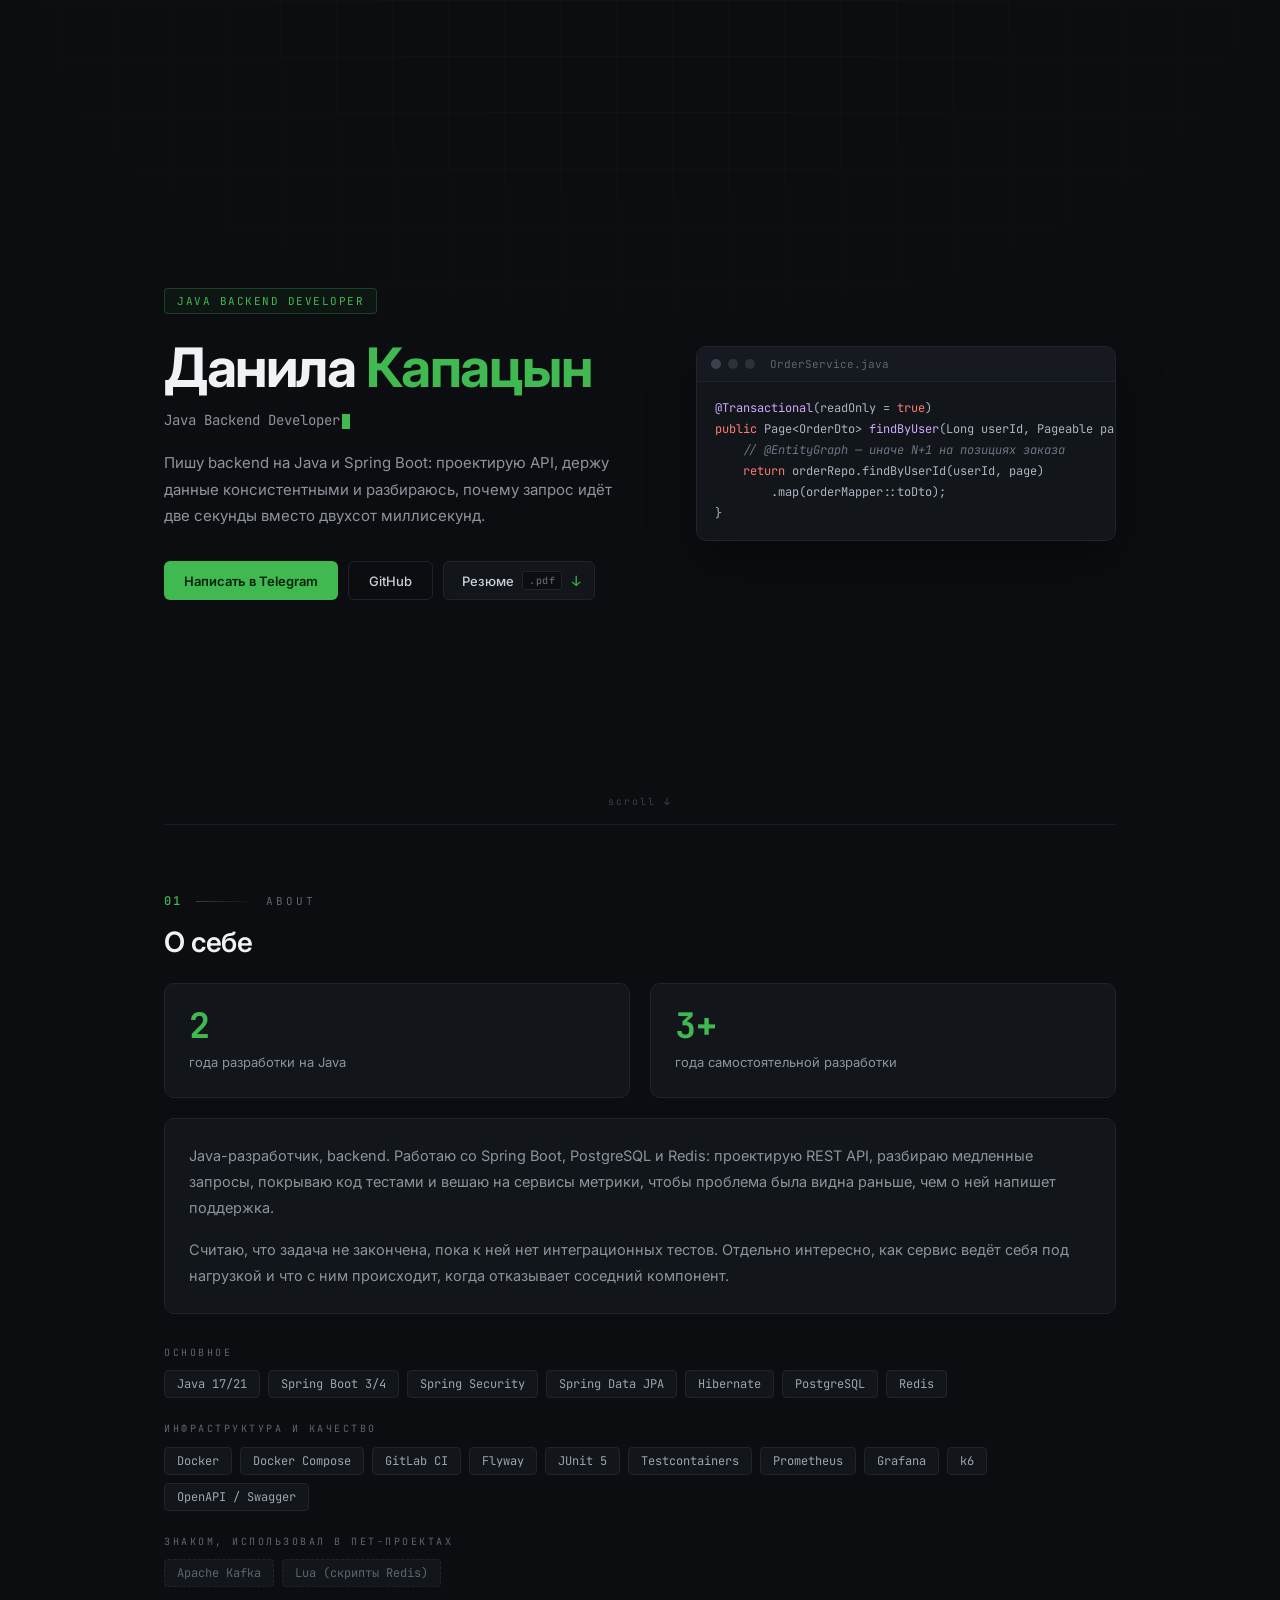
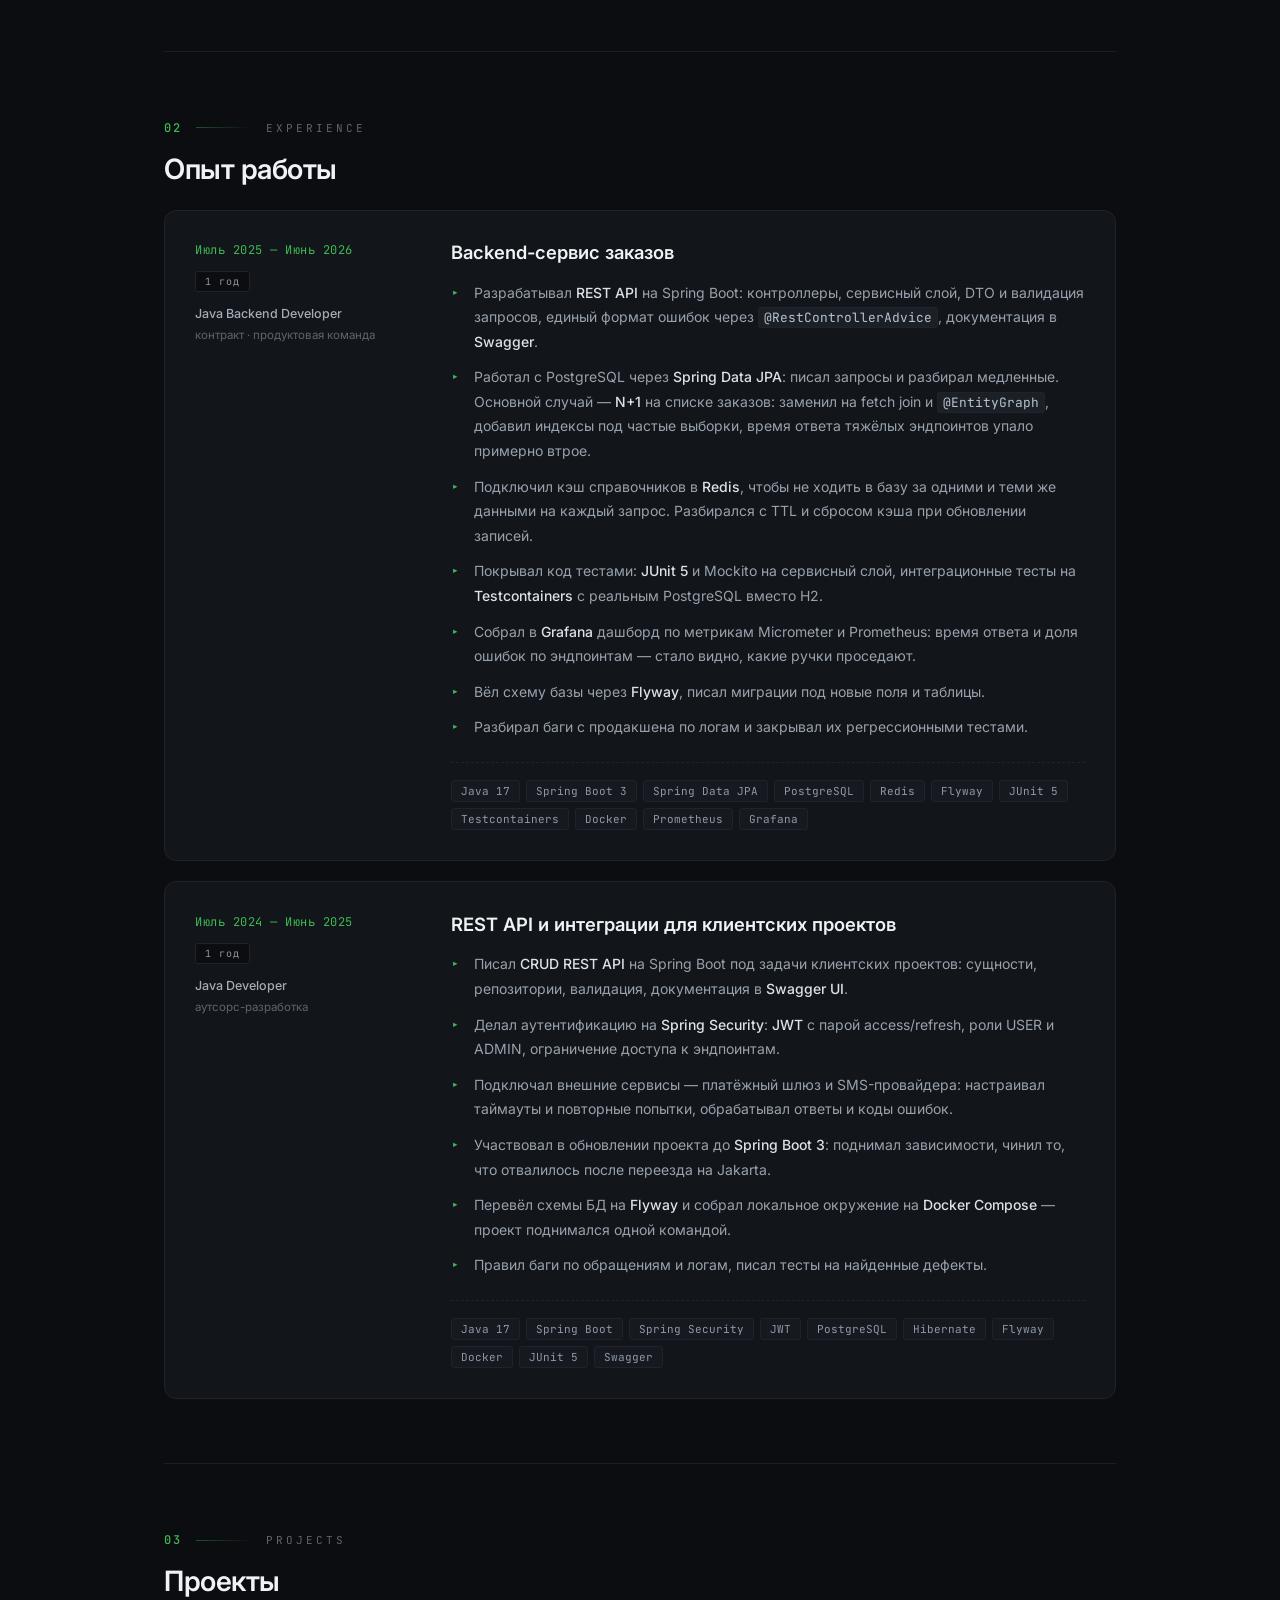
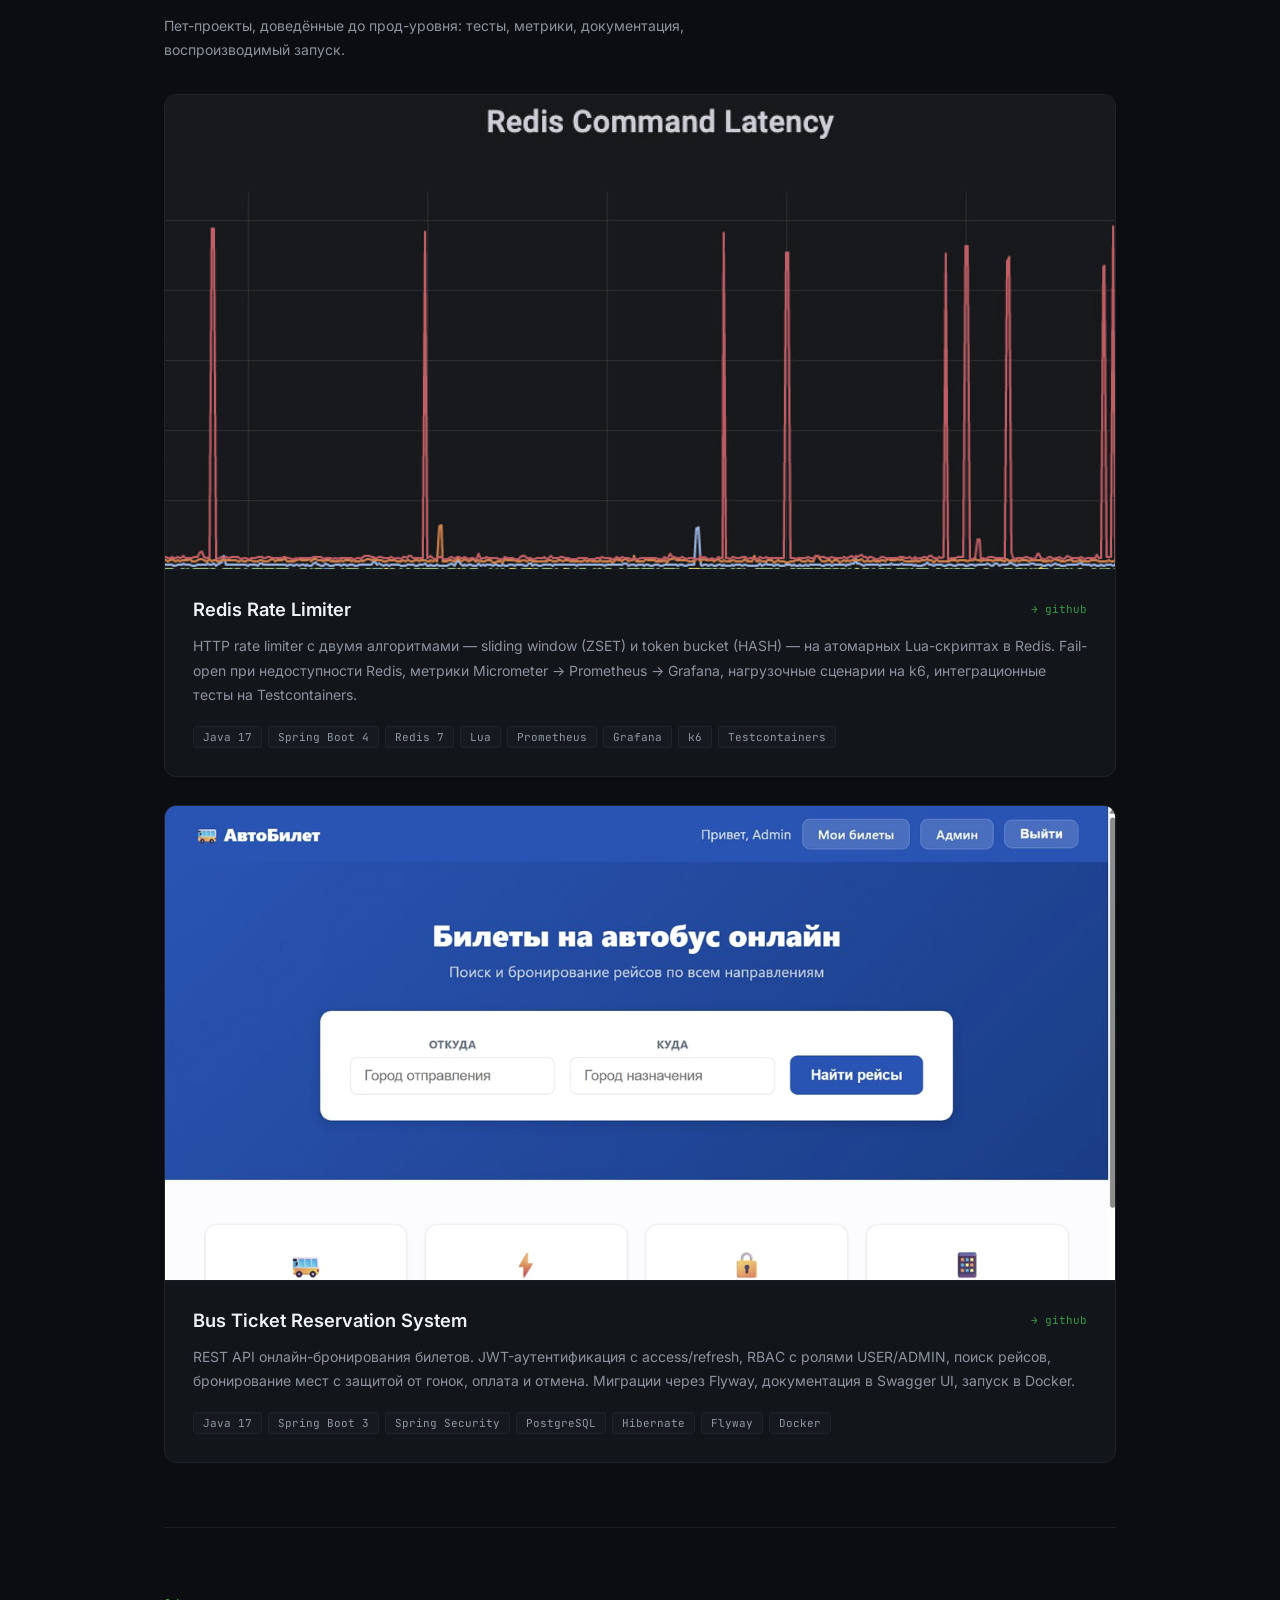
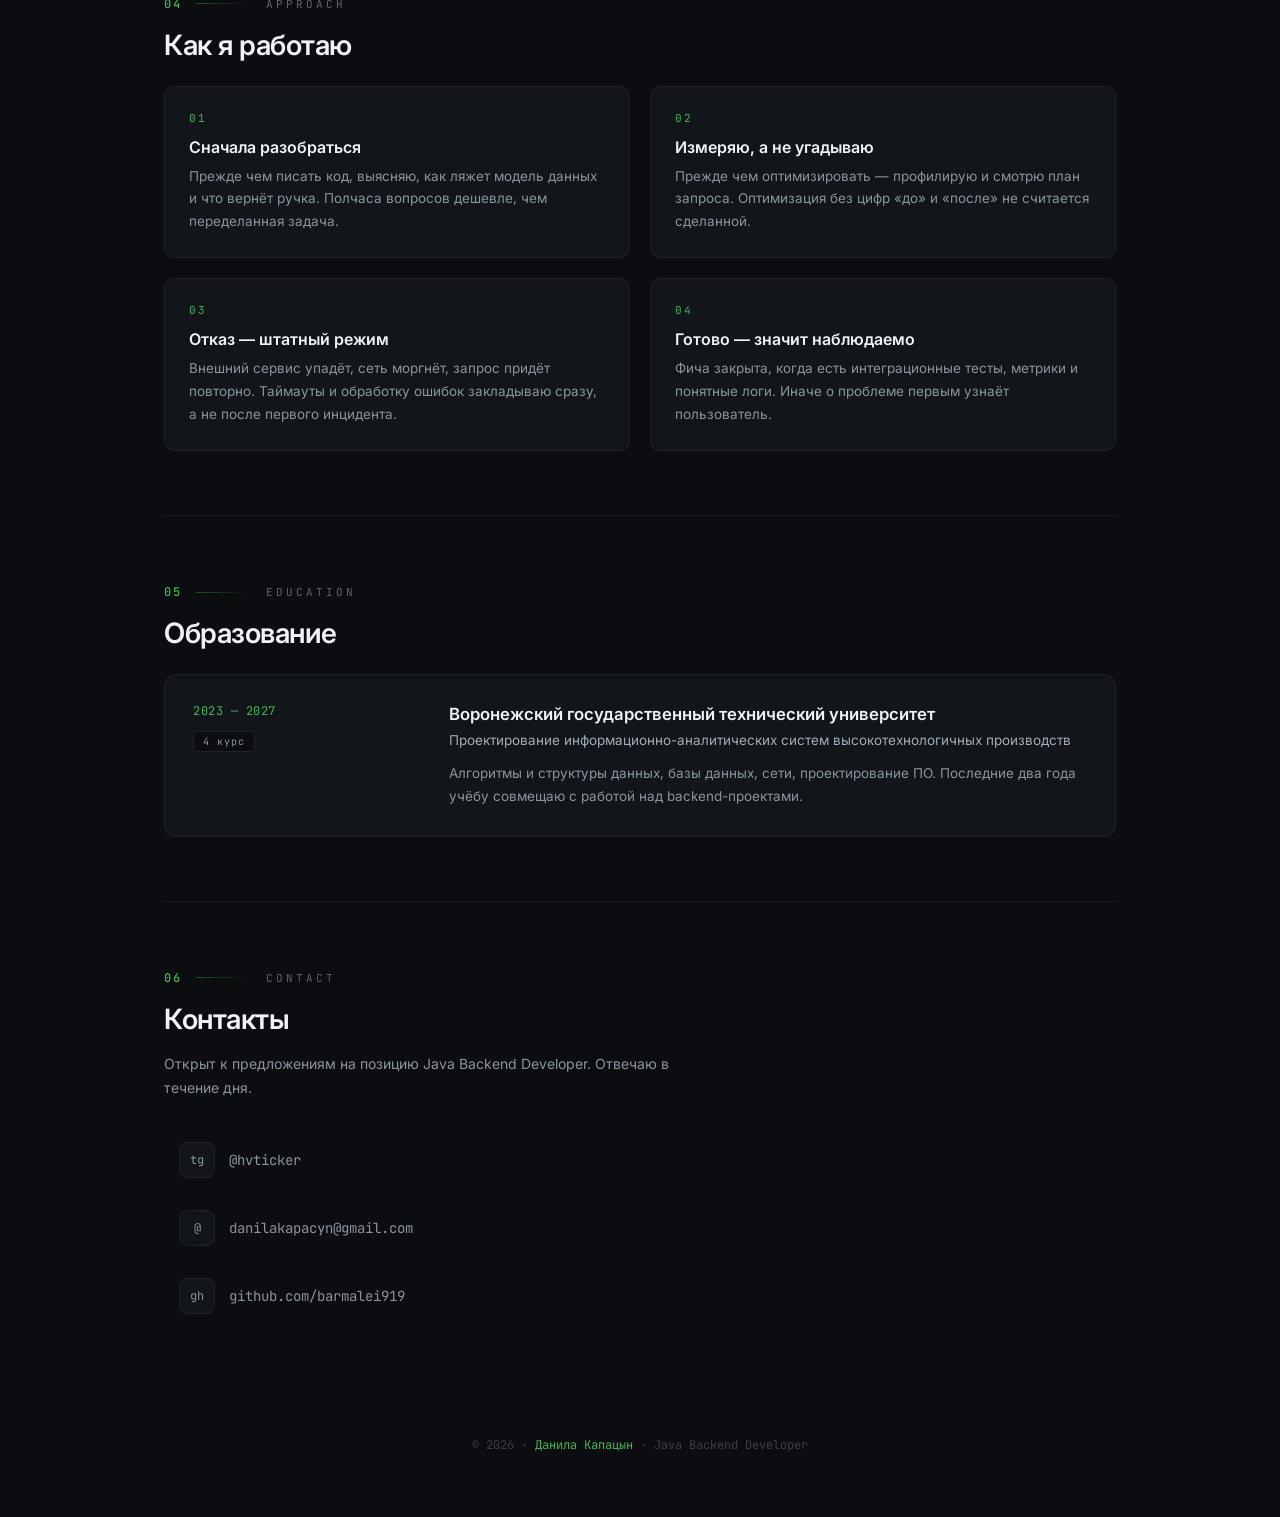
<file: index.html>
<!DOCTYPE html>
<html lang="ru">
<head>
  <meta charset="UTF-8">
  <meta name="viewport" content="width=device-width, initial-scale=1.0">
  <title>Данила Капацын — Java Backend Developer</title>
  <meta name="description" content="Java Backend Developer. Spring Boot, PostgreSQL, Redis, Testcontainers. 2 года опыта backend-разработки.">
  <link rel="preconnect" href="https://fonts.googleapis.com">
  <link rel="preconnect" href="https://fonts.gstatic.com" crossorigin>
  <link rel="stylesheet" href="style.css">
  <link rel="stylesheet" media="print" onload="this.media='all';this.onload=null"
        href="https://fonts.googleapis.com/css2?family=JetBrains+Mono:wght@400;500;700&family=Inter:wght@400;500;600;700&display=swap">
  <noscript>
    <link rel="stylesheet" href="https://fonts.googleapis.com/css2?family=JetBrains+Mono:wght@400;500;700&family=Inter:wght@400;500;600;700&display=swap">
  </noscript>
  <script data-goatcounter="https://danila-cv.goatcounter.com/count"
          async src="//gc.zgo.at/count.js"></script>
</head>
<body>
  <div class="progress" id="progress"></div>
  <div class="bg-grid"></div>

  <div class="wrap">
    <section class="hero">
      <div class="hero-row">
        <div class="hero-text">
          <div class="badge reveal">Java Backend Developer</div>
          <h1 class="reveal d1">Данила <span>Капацын</span></h1>
          <div class="terminal reveal d2" id="terminal"><span class="cursor"></span></div>
          <p class="hero-lead reveal d2">Пишу backend на Java и Spring Boot: проектирую API, держу данные консистентными и разбираюсь, почему запрос идёт две секунды вместо двухсот миллисекунд.</p>
          <div class="cta-row reveal d3">
            <a class="btn btn-primary" href="https://t.me/hvticker" target="_blank" rel="noopener">Написать в Telegram</a>
            <a class="btn btn-secondary" href="https://github.com/barmalei919" target="_blank" rel="noopener">GitHub</a>
            <a class="btn btn-cv" href="files/danila-kapacyn-cv.pdf" download>
              <span class="cv-name">Резюме</span><span class="cv-ext">.pdf</span><span class="cv-arrow">↓</span>
            </a>
          </div>
        </div>

        <div class="hero-card reveal d2" aria-hidden="true">
          <div class="hc-bar">
            <span class="hc-dot"></span><span class="hc-dot"></span><span class="hc-dot"></span>
            <em>OrderService.java</em>
          </div>
<pre class="hc-code"><span class="c-an">@Transactional</span>(readOnly = <span class="c-kw">true</span>)
<span class="c-kw">public</span> Page&lt;OrderDto&gt; <span class="c-fn">findByUser</span>(Long userId, Pageable page) {
    <span class="c-cm">// @EntityGraph — иначе N+1 на позициях заказа</span>
    <span class="c-kw">return</span> orderRepo.findByUserId(userId, page)
        .map(orderMapper::toDto);
}</pre>
        </div>
      </div>
      <div class="scroll-hint">scroll ↓</div>
    </section>

    <hr class="divider">

    <section class="section">
      <div class="section-mark reveal"><span class="sm-num">01</span><span class="sm-line"></span><span class="sm-name">About</span></div>
      <h2 class="reveal d1">О себе</h2>
      <div class="about-grid">
        <div class="stat-card reveal d1">
          <div class="num">2</div>
          <div class="label">года разработки на Java</div>
        </div>
        <div class="stat-card reveal d2">
          <div class="num">3+</div>
          <div class="label">года самостоятельной разработки</div>
        </div>
        <div class="stat-card about-text reveal d3">
          <p>Java-разработчик, backend. Работаю со Spring Boot, PostgreSQL и Redis: проектирую REST API, разбираю медленные запросы, покрываю код тестами и вешаю на сервисы метрики, чтобы проблема была видна раньше, чем о ней напишет поддержка.</p>
          <p>Считаю, что задача не закончена, пока к ней нет интеграционных тестов. Отдельно интересно, как сервис ведёт себя под нагрузкой и что с ним происходит, когда отказывает соседний компонент.</p>
        </div>
      </div>
      <div class="skills-wrap reveal">
        <div class="skills-group">
          <div class="skills-label">Основное</div>
          <div class="skills-row">
            <span class="skill">Java 17/21</span>
            <span class="skill">Spring Boot 3/4</span>
            <span class="skill">Spring Security</span>
            <span class="skill">Spring Data JPA</span>
            <span class="skill">Hibernate</span>
            <span class="skill">PostgreSQL</span>
            <span class="skill">Redis</span>
          </div>
        </div>
        <div class="skills-group">
          <div class="skills-label">Инфраструктура и качество</div>
          <div class="skills-row">
            <span class="skill">Docker</span>
            <span class="skill">Docker Compose</span>
            <span class="skill">GitLab CI</span>
            <span class="skill">Flyway</span>
            <span class="skill">JUnit 5</span>
            <span class="skill">Testcontainers</span>
            <span class="skill">Prometheus</span>
            <span class="skill">Grafana</span>
            <span class="skill">k6</span>
            <span class="skill">OpenAPI / Swagger</span>
          </div>
        </div>
        <div class="skills-group">
          <div class="skills-label">Знаком, использовал в пет-проектах</div>
          <div class="skills-row">
            <span class="skill skill-soft">Apache Kafka</span>
            <span class="skill skill-soft">Lua (скрипты Redis)</span>
          </div>
        </div>
      </div>
    </section>

    <hr class="divider">

    <section class="section">
      <div class="section-mark reveal"><span class="sm-num">02</span><span class="sm-line"></span><span class="sm-name">Experience</span></div>
      <h2 class="reveal d1">Опыт работы</h2>
      <div class="exp-list">

        <div class="exp-card reveal d1">
          <div class="exp-side">
            <div class="exp-period">Июль 2025 — Июнь 2026</div>
            <div class="exp-duration">1 год</div>
            <div class="exp-type">Java Backend Developer<br><span>контракт · продуктовая команда</span></div>
          </div>
          <div class="exp-main">
            <div class="exp-role">Backend-сервис заказов</div>
            <ul class="exp-bullets">
              <li>Разрабатывал <b>REST API</b> на Spring Boot: контроллеры, сервисный слой, DTO и валидация запросов, единый формат ошибок через <code>@RestControllerAdvice</code>, документация в <b>Swagger</b>.</li>
              <li>Работал с PostgreSQL через <b>Spring Data JPA</b>: писал запросы и разбирал медленные. Основной случай — <b>N+1</b> на списке заказов: заменил на fetch join и <code>@EntityGraph</code>, добавил индексы под частые выборки, время ответа тяжёлых эндпоинтов упало примерно втрое.</li>
              <li>Подключил кэш справочников в <b>Redis</b>, чтобы не ходить в базу за одними и теми же данными на каждый запрос. Разбирался с TTL и сбросом кэша при обновлении записей.</li>
              <li>Покрывал код тестами: <b>JUnit 5</b> и Mockito на сервисный слой, интеграционные тесты на <b>Testcontainers</b> с реальным PostgreSQL вместо H2.</li>
              <li>Собрал в <b>Grafana</b> дашборд по метрикам Micrometer и Prometheus: время ответа и доля ошибок по эндпоинтам — стало видно, какие ручки проседают.</li>
              <li>Вёл схему базы через <b>Flyway</b>, писал миграции под новые поля и таблицы.</li>
              <li>Разбирал баги с продакшена по логам и закрывал их регрессионными тестами.</li>
            </ul>
            <div class="exp-stack">
              <span class="tag">Java 17</span><span class="tag">Spring Boot 3</span><span class="tag">Spring Data JPA</span><span class="tag">PostgreSQL</span><span class="tag">Redis</span><span class="tag">Flyway</span><span class="tag">JUnit 5</span><span class="tag">Testcontainers</span><span class="tag">Docker</span><span class="tag">Prometheus</span><span class="tag">Grafana</span>
            </div>
          </div>
        </div>

        <div class="exp-card reveal d2">
          <div class="exp-side">
            <div class="exp-period">Июль 2024 — Июнь 2025</div>
            <div class="exp-duration">1 год</div>
            <div class="exp-type">Java Developer<br><span>аутсорс-разработка</span></div>
          </div>
          <div class="exp-main">
            <div class="exp-role">REST API и интеграции для клиентских проектов</div>
            <ul class="exp-bullets">
              <li>Писал <b>CRUD REST API</b> на Spring Boot под задачи клиентских проектов: сущности, репозитории, валидация, документация в <b>Swagger UI</b>.</li>
              <li>Делал аутентификацию на <b>Spring Security</b>: <b>JWT</b> с парой access/refresh, роли USER и ADMIN, ограничение доступа к эндпоинтам.</li>
              <li>Подключал внешние сервисы — платёжный шлюз и SMS-провайдера: настраивал таймауты и повторные попытки, обрабатывал ответы и коды ошибок.</li>
              <li>Участвовал в обновлении проекта до <b>Spring Boot 3</b>: поднимал зависимости, чинил то, что отвалилось после переезда на Jakarta.</li>
              <li>Перевёл схемы БД на <b>Flyway</b> и собрал локальное окружение на <b>Docker Compose</b> — проект поднимался одной командой.</li>
              <li>Правил баги по обращениям и логам, писал тесты на найденные дефекты.</li>
            </ul>
            <div class="exp-stack">
              <span class="tag">Java 17</span><span class="tag">Spring Boot</span><span class="tag">Spring Security</span><span class="tag">JWT</span><span class="tag">PostgreSQL</span><span class="tag">Hibernate</span><span class="tag">Flyway</span><span class="tag">Docker</span><span class="tag">JUnit 5</span><span class="tag">Swagger</span>
            </div>
          </div>
        </div>

      </div>
    </section>

    <hr class="divider">

    <section class="section">
      <div class="section-mark reveal"><span class="sm-num">03</span><span class="sm-line"></span><span class="sm-name">Projects</span></div>
      <h2 class="reveal d1">Проекты</h2>
      <p class="section-lead reveal d1">Пет-проекты, доведённые до прод-уровня: тесты, метрики, документация, воспроизводимый запуск.</p>
      <div class="projects">
        <a class="project-card reveal d1" href="https://github.com/barmalei919/redis-rate-limiter" target="_blank" rel="noopener">
          <div class="project-shot">
            <img src="images/project-rate-limiter.png" alt="Redis Rate Limiter — дашборд Grafana"
                 width="1139" height="433" loading="lazy" decoding="async"
                 onerror="this.parentElement.classList.add('no-shot');this.remove();">
            <div class="shot-fallback">redis-rate-limiter</div>
            <div class="shot-overlay"><span>открыть на github →</span></div>
          </div>
          <div class="project-body">
            <div class="project-header">
              <div class="project-title">Redis Rate Limiter</div>
              <span class="project-link">→ github</span>
            </div>
            <div class="project-desc">HTTP rate limiter с двумя алгоритмами — sliding window (ZSET) и token bucket (HASH) — на атомарных Lua-скриптах в Redis. Fail-open при недоступности Redis, метрики Micrometer → Prometheus → Grafana, нагрузочные сценарии на k6, интеграционные тесты на Testcontainers.</div>
            <div class="project-stack">
              <span class="tag">Java 17</span><span class="tag">Spring Boot 4</span><span class="tag">Redis 7</span><span class="tag">Lua</span><span class="tag">Prometheus</span><span class="tag">Grafana</span><span class="tag">k6</span><span class="tag">Testcontainers</span>
            </div>
          </div>
        </a>
        <a class="project-card reveal d2" href="https://github.com/barmalei919/ticket-reservation" target="_blank" rel="noopener">
          <div class="project-shot">
            <img src="images/project-tickets.jpg" alt="Bus Ticket Reservation System — интерфейс поиска рейсов"
                 width="1200" height="622" loading="lazy" decoding="async"
                 onerror="this.parentElement.classList.add('no-shot');this.remove();">
            <div class="shot-fallback">ticket-reservation</div>
            <div class="shot-overlay"><span>открыть на github →</span></div>
          </div>
          <div class="project-body">
            <div class="project-header">
              <div class="project-title">Bus Ticket Reservation System</div>
              <span class="project-link">→ github</span>
            </div>
            <div class="project-desc">REST API онлайн-бронирования билетов. JWT-аутентификация с access/refresh, RBAC с ролями USER/ADMIN, поиск рейсов, бронирование мест с защитой от гонок, оплата и отмена. Миграции через Flyway, документация в Swagger UI, запуск в Docker.</div>
            <div class="project-stack">
              <span class="tag">Java 17</span><span class="tag">Spring Boot 3</span><span class="tag">Spring Security</span><span class="tag">PostgreSQL</span><span class="tag">Hibernate</span><span class="tag">Flyway</span><span class="tag">Docker</span>
            </div>
          </div>
        </a>
      </div>
    </section>

    <hr class="divider">

    <section class="section">
      <div class="section-mark reveal"><span class="sm-num">04</span><span class="sm-line"></span><span class="sm-name">Approach</span></div>
      <h2 class="reveal d1">Как я работаю</h2>
      <div class="principles">
        <div class="principle reveal d1">
          <div class="p-num">01</div>
          <div class="p-title">Сначала разобраться</div>
          <div class="p-text">Прежде чем писать код, выясняю, как ляжет модель данных и что вернёт ручка. Полчаса вопросов дешевле, чем переделанная задача.</div>
        </div>
        <div class="principle reveal d1">
          <div class="p-num">02</div>
          <div class="p-title">Измеряю, а не угадываю</div>
          <div class="p-text">Прежде чем оптимизировать — профилирую и смотрю план запроса. Оптимизация без цифр «до» и «после» не считается сделанной.</div>
        </div>
        <div class="principle reveal d2">
          <div class="p-num">03</div>
          <div class="p-title">Отказ — штатный режим</div>
          <div class="p-text">Внешний сервис упадёт, сеть моргнёт, запрос придёт повторно. Таймауты и обработку ошибок закладываю сразу, а не после первого инцидента.</div>
        </div>
        <div class="principle reveal d2">
          <div class="p-num">04</div>
          <div class="p-title">Готово — значит наблюдаемо</div>
          <div class="p-text">Фича закрыта, когда есть интеграционные тесты, метрики и понятные логи. Иначе о проблеме первым узнаёт пользователь.</div>
        </div>
      </div>
    </section>

    <hr class="divider">

    <section class="section">
      <div class="section-mark reveal"><span class="sm-num">05</span><span class="sm-line"></span><span class="sm-name">Education</span></div>
      <h2 class="reveal d1">Образование</h2>
      <div class="edu-card reveal d1">
        <div class="edu-side">
          <div class="edu-period">2023 — 2027</div>
          <div class="edu-duration">4 курс</div>
        </div>
        <div class="edu-main">
          <div class="edu-degree">Воронежский государственный технический университет</div>
          <div class="edu-field">Проектирование информационно-аналитических систем высокотехнологичных производств</div>
          <div class="edu-note">Алгоритмы и структуры данных, базы данных, сети, проектирование ПО. Последние два года учёбу совмещаю с работой над backend-проектами.</div>
        </div>
      </div>
    </section>

    <hr class="divider">

    <section class="section">
      <div class="section-mark reveal"><span class="sm-num">06</span><span class="sm-line"></span><span class="sm-name">Contact</span></div>
      <h2 class="reveal d1">Контакты</h2>
      <p class="section-lead reveal d1">Открыт к предложениям на позицию Java Backend Developer. Отвечаю в течение дня.</p>
      <div class="contacts">
        <a class="contact-item reveal d1" href="https://t.me/hvticker" target="_blank" rel="noopener">
          <div class="icon">tg</div>@hvticker
        </a>
        <a class="contact-item reveal d2" href="mailto:danilakapacyn@gmail.com">
          <div class="icon">@</div>danilakapacyn@gmail.com
        </a>
        <a class="contact-item reveal d3" href="https://github.com/barmalei919" target="_blank" rel="noopener">
          <div class="icon">gh</div>github.com/barmalei919
        </a>
      </div>
    </section>

    <footer>© 2026 · <span>Данила Капацын</span> · Java Backend Developer</footer>
  </div>

  <script src="script.js"></script>
</body>
</html>
</file>
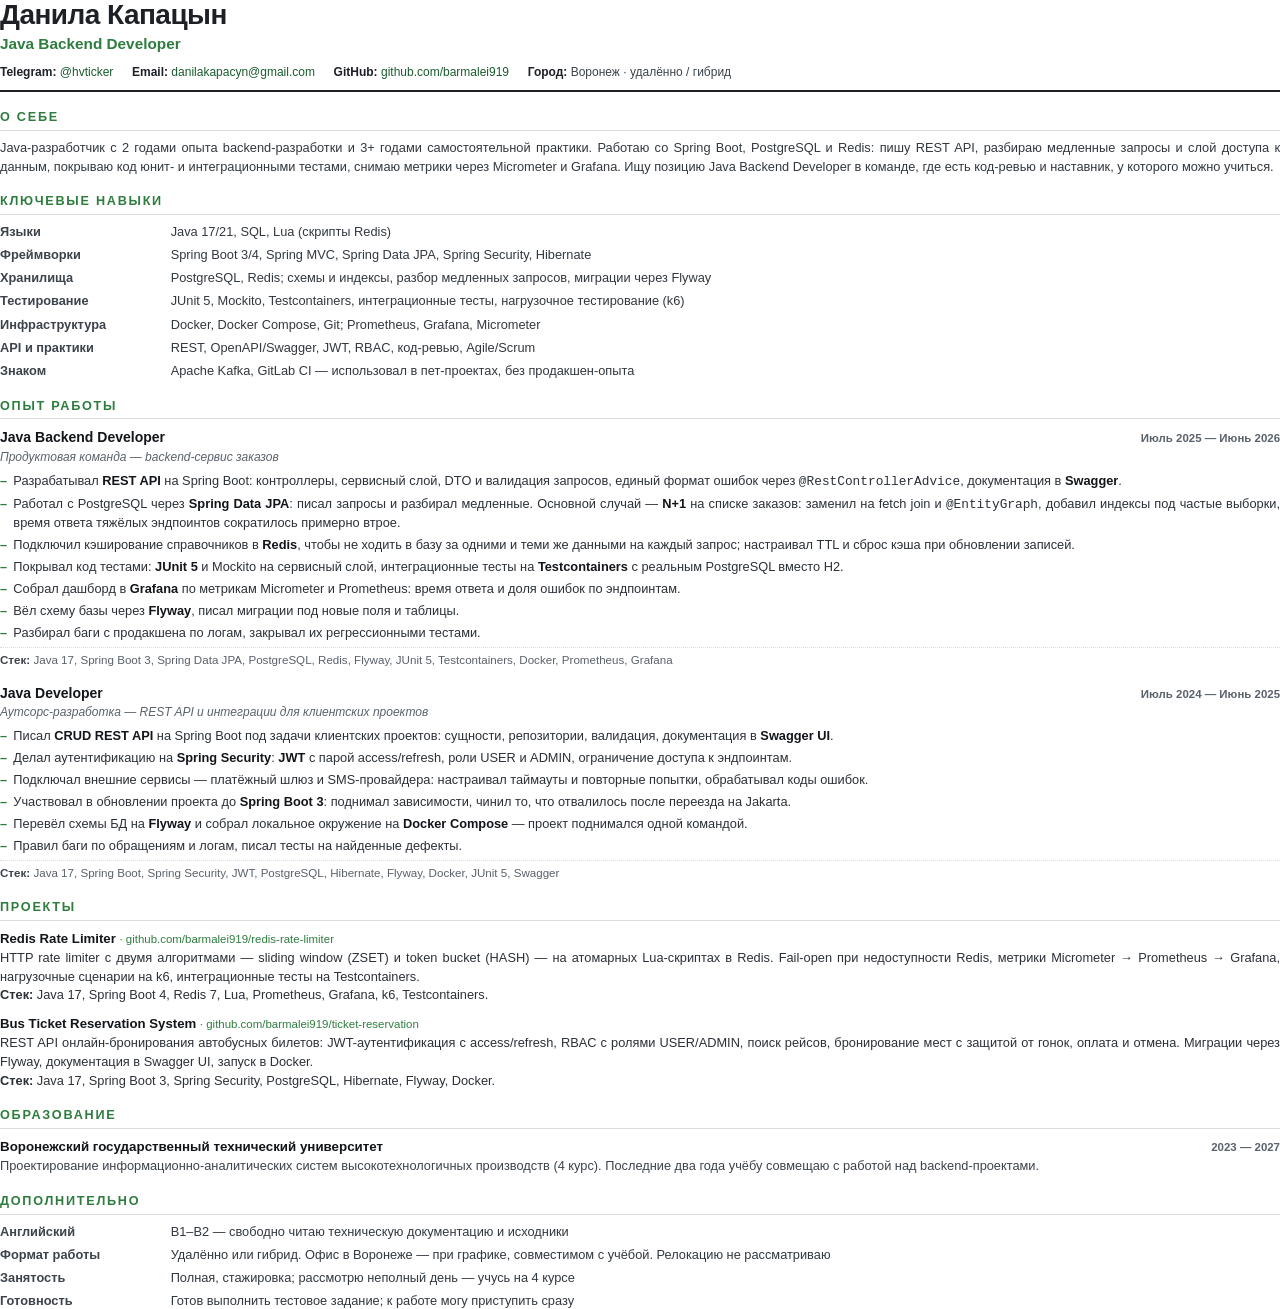
<file: resume/resume.html>
<!DOCTYPE html>
<html lang="ru">
<head>
<meta charset="UTF-8">
<title>Данила Капацын — Java Backend Developer</title>
<style>
  @page{size:A4;margin:11mm 12mm;}
  *{margin:0;padding:0;box-sizing:border-box;}
  body{font-family:"Segoe UI","Helvetica Neue",Arial,sans-serif;font-size:9.6pt;line-height:1.45;color:#1d2126;background:#fff;}
  a{color:#1a5c2e;text-decoration:none;}

  .head{border-bottom:2px solid #1d2126;padding-bottom:7pt;margin-bottom:10pt;}
  .name{font-size:21pt;font-weight:700;letter-spacing:-.4pt;line-height:1.1;}
  .role{font-size:11.5pt;color:#2e7d3f;font-weight:600;margin-top:2pt;}
  .contacts{margin-top:6pt;font-size:9pt;color:#3c434b;display:flex;flex-wrap:wrap;gap:4pt 14pt;}
  .contacts b{font-weight:600;color:#1d2126;}

  h2{font-size:9.5pt;font-weight:700;text-transform:uppercase;letter-spacing:1.3pt;color:#2e7d3f;
     margin:12pt 0 6pt;padding-bottom:2.5pt;border-bottom:1px solid #d7dce1;}
  section{break-inside:auto;}

  .summary{color:#31383f;text-align:justify;}

  .skills{display:grid;grid-template-columns:118pt 1fr;gap:3.5pt 10pt;}
  .skills dt{font-weight:600;color:#3c434b;}
  .skills dd{color:#31383f;}

  .job{margin-bottom:10pt;break-inside:avoid;}
  .job:last-child{margin-bottom:0;}
  .job-top{display:flex;justify-content:space-between;align-items:baseline;gap:10pt;}
  .job-title{font-size:10.5pt;font-weight:700;color:#12161a;}
  .job-date{font-size:8.6pt;color:#5a626b;white-space:nowrap;font-weight:600;}
  .job-meta{font-size:9pt;color:#5a626b;margin:1pt 0 4pt;font-style:italic;}
  ul{list-style:none;}
  li{position:relative;padding-left:10pt;margin-bottom:2.6pt;color:#2b3138;text-align:justify;}
  li::before{content:"–";position:absolute;left:0;color:#2e7d3f;font-weight:700;}
  li b{font-weight:600;color:#12161a;}
  .stack{font-size:8.7pt;color:#5a626b;margin-top:3.5pt;padding-top:3pt;border-top:1px dotted #d7dce1;}
  .stack b{color:#3c434b;font-weight:600;}

  .proj{margin-bottom:7pt;break-inside:avoid;}
  .proj-name{font-weight:700;font-size:9.9pt;color:#12161a;}
  .proj-name span{font-weight:400;font-size:8.6pt;color:#2e7d3f;}
  .proj p{color:#2b3138;margin-top:1pt;text-align:justify;}

  .edu-top{display:flex;justify-content:space-between;align-items:baseline;gap:10pt;}
  .edu-name{font-weight:700;font-size:10pt;color:#12161a;}
  .edu-sub{color:#3c434b;margin-top:1pt;}
  .extra{display:grid;grid-template-columns:118pt 1fr;gap:3.5pt 10pt;}
  .extra dt{font-weight:600;color:#3c434b;}
  .extra dd{color:#31383f;}
</style>
</head>
<body>

<header class="head">
  <div class="name">Данила Капацын</div>
  <div class="role">Java Backend Developer</div>
  <div class="contacts">
    <span><b>Telegram:</b> <a href="https://t.me/hvticker">@hvticker</a></span>
    <span><b>Email:</b> <a href="mailto:danilakapacyn@gmail.com">danilakapacyn@gmail.com</a></span>
    <span><b>GitHub:</b> <a href="https://github.com/barmalei919">github.com/barmalei919</a></span>
    <span><b>Город:</b> Воронеж · удалённо / гибрид</span>
  </div>
</header>

<section>
  <h2>О себе</h2>
  <p class="summary">Java-разработчик с 2 годами опыта backend-разработки и 3+ годами самостоятельной практики.
  Работаю со Spring Boot, PostgreSQL и Redis: пишу REST API, разбираю медленные запросы и слой доступа к данным,
  покрываю код юнит- и интеграционными тестами, снимаю метрики через Micrometer и Grafana.
  Ищу позицию Java Backend Developer в команде, где есть код-ревью и наставник, у которого можно учиться.</p>
</section>

<section>
  <h2>Ключевые навыки</h2>
  <dl class="skills">
    <dt>Языки</dt><dd>Java 17/21, SQL, Lua (скрипты Redis)</dd>
    <dt>Фреймворки</dt><dd>Spring Boot 3/4, Spring MVC, Spring Data JPA, Spring Security, Hibernate</dd>
    <dt>Хранилища</dt><dd>PostgreSQL, Redis; схемы и индексы, разбор медленных запросов, миграции через Flyway</dd>
    <dt>Тестирование</dt><dd>JUnit 5, Mockito, Testcontainers, интеграционные тесты, нагрузочное тестирование (k6)</dd>
    <dt>Инфраструктура</dt><dd>Docker, Docker Compose, Git; Prometheus, Grafana, Micrometer</dd>
    <dt>API и практики</dt><dd>REST, OpenAPI/Swagger, JWT, RBAC, код-ревью, Agile/Scrum</dd>
    <dt>Знаком</dt><dd>Apache Kafka, GitLab CI — использовал в пет-проектах, без продакшен-опыта</dd>
  </dl>
</section>

<section>
  <h2>Опыт работы</h2>

  <div class="job">
    <div class="job-top">
      <div class="job-title">Java Backend Developer</div>
      <div class="job-date">Июль 2025 — Июнь 2026</div>
    </div>
    <div class="job-meta">Продуктовая команда — backend-сервис заказов</div>
    <ul>
      <li>Разрабатывал <b>REST API</b> на Spring Boot: контроллеры, сервисный слой, DTO и валидация запросов, единый формат ошибок через <code>@RestControllerAdvice</code>, документация в <b>Swagger</b>.</li>
      <li>Работал с PostgreSQL через <b>Spring Data JPA</b>: писал запросы и разбирал медленные. Основной случай — <b>N+1</b> на списке заказов: заменил на fetch join и <code>@EntityGraph</code>, добавил индексы под частые выборки, время ответа тяжёлых эндпоинтов сократилось примерно втрое.</li>
      <li>Подключил кэширование справочников в <b>Redis</b>, чтобы не ходить в базу за одними и теми же данными на каждый запрос; настраивал TTL и сброс кэша при обновлении записей.</li>
      <li>Покрывал код тестами: <b>JUnit 5</b> и Mockito на сервисный слой, интеграционные тесты на <b>Testcontainers</b> с реальным PostgreSQL вместо H2.</li>
      <li>Собрал дашборд в <b>Grafana</b> по метрикам Micrometer и Prometheus: время ответа и доля ошибок по эндпоинтам.</li>
      <li>Вёл схему базы через <b>Flyway</b>, писал миграции под новые поля и таблицы.</li>
      <li>Разбирал баги с продакшена по логам, закрывал их регрессионными тестами.</li>
    </ul>
    <div class="stack"><b>Стек:</b> Java 17, Spring Boot 3, Spring Data JPA, PostgreSQL, Redis, Flyway, JUnit 5, Testcontainers, Docker, Prometheus, Grafana</div>
  </div>

  <div class="job">
    <div class="job-top">
      <div class="job-title">Java Developer</div>
      <div class="job-date">Июль 2024 — Июнь 2025</div>
    </div>
    <div class="job-meta">Аутсорс-разработка — REST API и интеграции для клиентских проектов</div>
    <ul>
      <li>Писал <b>CRUD REST API</b> на Spring Boot под задачи клиентских проектов: сущности, репозитории, валидация, документация в <b>Swagger UI</b>.</li>
      <li>Делал аутентификацию на <b>Spring Security</b>: <b>JWT</b> с парой access/refresh, роли USER и ADMIN, ограничение доступа к эндпоинтам.</li>
      <li>Подключал внешние сервисы — платёжный шлюз и SMS-провайдера: настраивал таймауты и повторные попытки, обрабатывал коды ошибок.</li>
      <li>Участвовал в обновлении проекта до <b>Spring Boot 3</b>: поднимал зависимости, чинил то, что отвалилось после переезда на Jakarta.</li>
      <li>Перевёл схемы БД на <b>Flyway</b> и собрал локальное окружение на <b>Docker Compose</b> — проект поднимался одной командой.</li>
      <li>Правил баги по обращениям и логам, писал тесты на найденные дефекты.</li>
    </ul>
    <div class="stack"><b>Стек:</b> Java 17, Spring Boot, Spring Security, JWT, PostgreSQL, Hibernate, Flyway, Docker, JUnit 5, Swagger</div>
  </div>
</section>

<section>
  <h2>Проекты</h2>

  <div class="proj">
    <div class="proj-name">Redis Rate Limiter <span>· github.com/barmalei919/redis-rate-limiter</span></div>
    <p>HTTP rate limiter с двумя алгоритмами — sliding window (ZSET) и token bucket (HASH) — на атомарных Lua-скриптах в Redis.
    Fail-open при недоступности Redis, метрики Micrometer → Prometheus → Grafana, нагрузочные сценарии на k6, интеграционные тесты на Testcontainers.
    <br><b>Стек:</b> Java 17, Spring Boot 4, Redis 7, Lua, Prometheus, Grafana, k6, Testcontainers.</p>
  </div>

  <div class="proj">
    <div class="proj-name">Bus Ticket Reservation System <span>· github.com/barmalei919/ticket-reservation</span></div>
    <p>REST API онлайн-бронирования автобусных билетов: JWT-аутентификация с access/refresh, RBAC с ролями USER/ADMIN,
    поиск рейсов, бронирование мест с защитой от гонок, оплата и отмена. Миграции через Flyway, документация в Swagger UI, запуск в Docker.
    <br><b>Стек:</b> Java 17, Spring Boot 3, Spring Security, PostgreSQL, Hibernate, Flyway, Docker.</p>
  </div>
</section>

<section>
  <h2>Образование</h2>
  <div class="edu-top">
    <div class="edu-name">Воронежский государственный технический университет</div>
    <div class="job-date">2023 — 2027</div>
  </div>
  <div class="edu-sub">Проектирование информационно-аналитических систем высокотехнологичных производств (4 курс). Последние два года учёбу совмещаю с работой над backend-проектами.</div>
</section>

<section>
  <h2>Дополнительно</h2>
  <dl class="extra">
    <dt>Английский</dt><dd>B1–B2 — свободно читаю техническую документацию и исходники</dd>
    <dt>Формат работы</dt><dd>Удалённо или гибрид. Офис в Воронеже — при графике, совместимом с учёбой. Релокацию не рассматриваю</dd>
    <dt>Занятость</dt><dd>Полная, стажировка; рассмотрю неполный день — учусь на 4 курсе</dd>
    <dt>Готовность</dt><dd>Готов выполнить тестовое задание; к работе могу приступить сразу</dd>
  </dl>
</section>

</body>
</html>
</file>
<file: style.css>
:root{
  --bg:#0b0d10;
  --surface:#12151a;
  --surface-2:#161a20;
  --border:#1f242c;
  --border-soft:#191d24;
  --text:#c9d1d9;
  --text-strong:#f0f3f6;
  --muted:#8b949e;
  --dim:#5c6570;
  --accent:#3fb950;
  --accent-dim:#2ea043;
}

*{margin:0;padding:0;box-sizing:border-box;}
html{scroll-behavior:smooth;}
body{background:var(--bg);color:var(--text);font-family:'Inter',sans-serif;overflow-x:hidden;-webkit-font-smoothing:antialiased;}
::selection{background:#3fb95033;color:#fff;}
code{font-family:'JetBrains Mono',monospace;font-size:.92em;color:#b9c2cc;background:#1b2027;border:1px solid var(--border);border-radius:3px;padding:1px 5px;}

.wrap{position:relative;z-index:1;max-width:1000px;margin:0 auto;padding:2rem 1.5rem;}
.divider{border:none;border-top:1px solid var(--border-soft);margin:0;}

.bg-grid{position:fixed;inset:0;z-index:0;pointer-events:none;
  background-image:linear-gradient(#ffffff05 1px,transparent 1px),linear-gradient(90deg,#ffffff05 1px,transparent 1px);
  background-size:56px 56px;
  mask-image:radial-gradient(ellipse 80% 60% at 50% 0%,#000 20%,transparent 75%);
  -webkit-mask-image:radial-gradient(ellipse 80% 60% at 50% 0%,#000 20%,transparent 75%);}

.progress{position:fixed;top:0;left:0;height:2px;background:var(--accent);width:0;z-index:100;transition:width .1s linear;}

.reveal{opacity:0;transform:translateY(20px);transition:opacity .7s ease,transform .7s ease;}
.reveal.in{opacity:1;transform:translateY(0);}
.reveal.d1{transition-delay:.08s;}
.reveal.d2{transition-delay:.16s;}
.reveal.d3{transition-delay:.24s;}

/* ---------- hero ---------- */
.hero{min-height:88vh;display:flex;flex-direction:column;justify-content:center;padding:4rem 0 2rem;position:relative;}
.hero-row{display:grid;grid-template-columns:1fr minmax(300px,420px);align-items:center;gap:3rem;}
.hero-text{min-width:0;}
.badge{display:inline-block;font-family:'JetBrains Mono',monospace;font-size:11px;color:var(--accent);border:1px solid #3fb95044;background:#3fb9500d;padding:5px 12px;border-radius:4px;margin-bottom:1.5rem;letter-spacing:1.5px;text-transform:uppercase;}
.hero h1{font-size:clamp(2.2rem,5vw,3.4rem);font-weight:700;line-height:1.08;color:var(--text-strong);margin-bottom:.9rem;letter-spacing:-1.5px;}
.hero h1 span{color:var(--accent);}
.terminal{font-family:'JetBrains Mono',monospace;font-size:14px;color:var(--muted);margin-bottom:1.1rem;min-height:22px;}
.cursor{display:inline-block;width:8px;height:15px;background:var(--accent);margin-left:2px;animation:blink 1.1s infinite;vertical-align:middle;}
@keyframes blink{0%,100%{opacity:1;}50%{opacity:0;}}
.hero-lead{font-size:15px;line-height:1.75;color:var(--muted);max-width:52ch;margin-bottom:2rem;}
.scroll-hint{position:absolute;bottom:1rem;left:50%;transform:translateX(-50%);font-family:'JetBrains Mono',monospace;font-size:10px;color:#3a4048;letter-spacing:2px;animation:bob 2.4s ease-in-out infinite;}
@keyframes bob{0%,100%{transform:translateX(-50%) translateY(0);}50%{transform:translateX(-50%) translateY(6px);}}

.hero-card{background:var(--surface);border:1px solid var(--border);border-radius:10px;overflow:hidden;box-shadow:0 20px 50px #00000055;}
.hc-bar{display:flex;align-items:center;gap:7px;padding:10px 14px;background:var(--surface-2);border-bottom:1px solid var(--border);}
.hc-dot{width:10px;height:10px;border-radius:50%;background:#2b323b;}
.hc-dot:first-child{background:#39424d;}
.hc-bar em{margin-left:8px;font-style:normal;font-family:'JetBrains Mono',monospace;font-size:11px;color:var(--dim);}
.hc-code{font-family:'JetBrains Mono',monospace;font-size:12px;line-height:1.75;color:#aab4c0;padding:16px 18px;overflow-x:auto;white-space:pre;}
.hc-code .c-kw{color:#ff7b72;}
.hc-code .c-an{color:#d2a8ff;}
.hc-code .c-fn{color:#d2a8ff;}
.hc-code .c-st{color:#a5d6ff;}
.hc-code .c-cm{color:#6b7481;font-style:italic;}

/* ---------- buttons ---------- */
.cta-row{display:flex;gap:10px;flex-wrap:wrap;}
.btn{font-size:13px;font-weight:500;padding:10px 20px;border-radius:6px;cursor:pointer;text-decoration:none;transition:all .2s;display:inline-flex;align-items:center;gap:6px;}
.btn-primary{background:var(--accent);color:#06210c;border:none;font-weight:600;}
.btn-primary:hover{background:var(--accent-dim);transform:translateY(-1px);}
.btn-secondary{background:transparent;color:var(--text);border:1px solid var(--border);}
.btn-secondary:hover{border-color:#3fb95066;color:#fff;background:#3fb9500a;transform:translateY(-1px);}
.btn-cv{background:var(--surface);color:var(--text);border:1px solid var(--border);gap:8px;padding:9px 14px 9px 18px;}
.btn-cv .cv-name{font-size:13px;}
.btn-cv .cv-ext{font-family:'JetBrains Mono',monospace;font-size:10px;color:var(--dim);background:var(--bg);border:1px solid var(--border);padding:2px 6px;border-radius:3px;letter-spacing:.5px;transition:all .25s;}
.btn-cv .cv-arrow{font-family:'JetBrains Mono',monospace;font-size:14px;color:var(--accent);margin-left:2px;transition:transform .25s;}
.btn-cv:hover{border-color:#3fb95066;color:#fff;background:var(--surface-2);transform:translateY(-1px);}
.btn-cv:hover .cv-ext{color:var(--accent);border-color:#3fb95044;}
.btn-cv:hover .cv-arrow{transform:translateY(3px);}

/* ---------- section chrome ---------- */
.section{padding:4rem 0;}
.section-mark{display:inline-flex;align-items:center;gap:14px;margin-bottom:1rem;}
.sm-num{font-family:'JetBrains Mono',monospace;font-size:12px;font-weight:500;color:var(--accent);letter-spacing:2px;}
.sm-line{display:inline-block;width:56px;height:1px;background:linear-gradient(90deg,#3fb95066 0%,#3fb95000 100%);transform-origin:left;transform:scaleX(0);transition:transform .9s cubic-bezier(.2,.7,.2,1) .15s;}
.section-mark.in .sm-line,.reveal.in .sm-line{transform:scaleX(1);}
.sm-name{font-family:'JetBrains Mono',monospace;font-size:11px;color:var(--dim);letter-spacing:3px;text-transform:uppercase;}
.section h2{font-size:1.75rem;font-weight:600;color:var(--text-strong);margin-bottom:1.5rem;letter-spacing:-.5px;}
.section-lead{font-size:14px;color:var(--muted);line-height:1.7;max-width:62ch;margin:-.5rem 0 2rem;}

/* ---------- about ---------- */
.about-grid{display:grid;grid-template-columns:1fr 1fr;gap:1.25rem;}
.stat-card{background:var(--surface);border:1px solid var(--border);border-radius:10px;padding:1.5rem;transition:all .3s;}
.stat-card:hover{border-color:#3fb95044;background:var(--surface-2);}
.stat-card .num{font-family:'JetBrains Mono',monospace;font-size:2.2rem;font-weight:700;color:var(--accent);line-height:1;}
.stat-card .label{font-size:13px;color:var(--muted);margin-top:10px;line-height:1.5;}
.about-text{grid-column:1/-1;}
.about-text p{font-size:14.5px;line-height:1.8;color:var(--muted);}
.about-text p + p{margin-top:1rem;}

.skills-wrap{display:flex;flex-direction:column;gap:1.5rem;margin-top:2rem;}
.skills-label{font-family:'JetBrains Mono',monospace;font-size:10px;color:var(--dim);letter-spacing:2.5px;text-transform:uppercase;margin-bottom:.7rem;}
.skills-row{display:flex;flex-wrap:wrap;gap:8px;}
.skill{font-family:'JetBrains Mono',monospace;font-size:12px;padding:5px 12px;background:var(--surface);border:1px solid var(--border);border-radius:4px;color:#9ba5b0;transition:all .25s;cursor:default;}
.skill:hover{border-color:#3fb95077;color:var(--accent);background:#3fb9500a;}
.skill-soft{border-style:dashed;color:var(--dim);}
.skill-soft:hover{border-style:solid;}

/* ---------- experience ---------- */
.exp-list{display:flex;flex-direction:column;gap:1.25rem;}
.exp-card{display:grid;grid-template-columns:220px 1fr;gap:2.25rem;background:var(--surface);border:1px solid var(--border);border-radius:12px;padding:1.9rem;transition:all .35s;position:relative;overflow:hidden;}
.exp-card::before{content:'';position:absolute;left:0;top:0;bottom:0;width:2px;background:linear-gradient(180deg,var(--accent),transparent);transform:scaleY(0);transform-origin:top;transition:transform .5s;}
.exp-card:hover{border-color:#3fb95040;box-shadow:0 8px 28px #00000055;}
.exp-card:hover::before{transform:scaleY(1);}
.exp-side{position:relative;}
.exp-period{font-family:'JetBrains Mono',monospace;font-size:12px;color:var(--accent);letter-spacing:.5px;margin-bottom:10px;line-height:1.5;}
.exp-duration{display:inline-block;font-family:'JetBrains Mono',monospace;font-size:10px;color:var(--muted);border:1px solid var(--border);padding:3px 9px;border-radius:3px;letter-spacing:1px;background:var(--bg);margin-bottom:12px;}
.exp-type{font-size:12.5px;color:#a3adb8;line-height:1.65;font-weight:500;}
.exp-type span{color:var(--dim);font-weight:400;font-size:11.5px;}
.exp-role{font-size:1.15rem;font-weight:600;color:var(--text-strong);margin-bottom:1.1rem;}
.exp-bullets{list-style:none;padding:0;}
.exp-bullets li{font-size:14px;color:#98a2ad;line-height:1.75;padding-left:1.4rem;position:relative;margin-bottom:.7rem;}
.exp-bullets li::before{content:'▸';position:absolute;left:0;top:0;color:var(--accent);font-family:'JetBrains Mono',monospace;}
.exp-bullets li:last-child{margin-bottom:0;}
.exp-bullets b{color:#dbe2e9;font-weight:500;}
.exp-stack{display:flex;flex-wrap:wrap;gap:6px;margin-top:1.35rem;padding-top:1.1rem;border-top:1px dashed var(--border);}

/* ---------- projects ---------- */
.projects{display:flex;flex-direction:column;gap:1.75rem;}
.project-card{display:block;text-decoration:none;color:inherit;background:var(--surface);border:1px solid var(--border);border-radius:12px;overflow:hidden;transition:all .35s;position:relative;}
.project-card::before{content:'';position:absolute;top:0;left:0;right:0;height:2px;background:linear-gradient(90deg,var(--accent),transparent);transform:scaleX(0);transform-origin:left;transition:transform .4s;z-index:3;}
.project-card:hover{border-color:#3fb95040;transform:translateY(-3px);box-shadow:0 12px 36px #00000077;}
.project-card:hover::before{transform:scaleX(1);}

.project-shot{position:relative;width:100%;aspect-ratio:16/8;background:linear-gradient(135deg,#0b0d10 0%,#161a20 100%);overflow:hidden;border-bottom:1px solid var(--border-soft);}
.project-shot img{width:100%;height:100%;object-fit:cover;object-position:top center;display:block;filter:grayscale(.3) contrast(1.02);transition:transform .6s cubic-bezier(.2,.7,.2,1),filter .4s;}
.project-shot .shot-fallback{position:absolute;inset:0;display:flex;align-items:center;justify-content:center;font-family:'JetBrains Mono',monospace;font-size:12px;letter-spacing:1px;pointer-events:none;opacity:0;}
.project-shot.no-shot{background:repeating-linear-gradient(45deg,#0e1116 0 12px,#12151a 12px 24px);}
.project-shot.no-shot .shot-fallback{opacity:1;color:#2f353d;}
.project-shot .shot-overlay{position:absolute;inset:0;display:flex;align-items:flex-end;justify-content:flex-end;padding:14px;background:linear-gradient(180deg,transparent 55%,#0b0d10cc 100%);opacity:0;transition:opacity .35s;pointer-events:none;}
.project-shot .shot-overlay span{font-family:'JetBrains Mono',monospace;font-size:11px;color:var(--accent);letter-spacing:1px;background:#0b0d10cc;border:1px solid #3fb95044;padding:5px 10px;border-radius:4px;}
.project-card:hover .project-shot img{transform:scale(1.03);filter:grayscale(0) contrast(1.05);}
.project-card:hover .shot-overlay{opacity:1;}

.project-body{padding:1.75rem;}
.project-header{display:flex;align-items:center;justify-content:space-between;margin-bottom:.9rem;gap:1rem;}
.project-title{font-size:1.15rem;font-weight:600;color:var(--text-strong);}
.project-link{font-family:'JetBrains Mono',monospace;font-size:11px;color:var(--accent);opacity:.8;transition:all .2s;white-space:nowrap;}
.project-card:hover .project-link{opacity:1;transform:translateX(2px);}
.project-desc{font-size:14px;color:var(--muted);line-height:1.75;margin-bottom:1.1rem;}
.project-stack{display:flex;flex-wrap:wrap;gap:6px;}

.tag{font-family:'JetBrains Mono',monospace;font-size:11px;padding:3px 9px;background:var(--surface-2);border:1px solid var(--border);border-radius:3px;color:#8f99a4;transition:all .2s;}
.tag:hover{color:var(--accent);border-color:#3fb95044;}

/* ---------- principles ---------- */
.principles{display:grid;grid-template-columns:1fr 1fr;gap:1.25rem;}
.principle{background:var(--surface);border:1px solid var(--border);border-radius:10px;padding:1.5rem;transition:all .3s;}
.principle:hover{border-color:#3fb95040;background:var(--surface-2);}
.p-num{font-family:'JetBrains Mono',monospace;font-size:11px;color:var(--accent);letter-spacing:2px;margin-bottom:.75rem;}
.p-title{font-size:1rem;font-weight:600;color:var(--text-strong);margin-bottom:.5rem;}
.p-text{font-size:13.5px;color:var(--muted);line-height:1.7;}

/* ---------- education ---------- */
.edu-card{display:grid;grid-template-columns:220px 1fr;gap:2.25rem;background:var(--surface);border:1px solid var(--border);border-radius:12px;padding:1.75rem;transition:all .3s;}
.edu-card:hover{border-color:#3fb95040;}
.edu-period{font-family:'JetBrains Mono',monospace;font-size:12px;color:var(--accent);letter-spacing:.5px;margin-bottom:10px;}
.edu-duration{display:inline-block;font-family:'JetBrains Mono',monospace;font-size:10px;color:var(--muted);border:1px solid var(--border);padding:3px 9px;border-radius:3px;letter-spacing:1px;background:var(--bg);}
.edu-degree{font-size:1.05rem;font-weight:600;color:var(--text-strong);margin-bottom:.35rem;line-height:1.4;}
.edu-field{font-size:13.5px;color:#a3adb8;margin-bottom:.85rem;}
.edu-note{font-size:13.5px;color:var(--muted);line-height:1.7;}

/* ---------- contacts ---------- */
.contacts{display:flex;flex-direction:column;gap:10px;}
.contact-item{display:flex;align-items:center;gap:14px;font-family:'JetBrains Mono',monospace;font-size:14px;color:var(--muted);text-decoration:none;transition:all .25s;padding:10px 14px;border-radius:8px;border:1px solid transparent;}
.contact-item:hover{color:var(--accent);border-color:#3fb95022;background:#3fb95008;transform:translateX(4px);}
.contact-item .icon{width:36px;height:36px;background:var(--surface);border:1px solid var(--border);border-radius:8px;display:flex;align-items:center;justify-content:center;font-size:12px;flex-shrink:0;transition:all .25s;}
.contact-item:hover .icon{border-color:#3fb95066;background:#3fb95011;}

footer{padding:3rem 0 2rem;text-align:center;font-family:'JetBrains Mono',monospace;font-size:12px;color:#3a4048;}
footer span{color:var(--accent);}

/* ---------- responsive ---------- */
@media(max-width:860px){
  .hero-row{grid-template-columns:1fr;gap:2.5rem;}
  .hero-card{order:-1;max-width:520px;}
  .exp-card,.edu-card{grid-template-columns:1fr;gap:1.25rem;}
  .principles{grid-template-columns:1fr;}
}
@media(max-width:600px){
  .wrap{padding:1.5rem 1.15rem;}
  .about-grid{grid-template-columns:1fr;}
  .section{padding:3rem 0;}
  .exp-card{padding:1.35rem;}
  .project-body{padding:1.35rem;}
  .cta-row .btn{flex:1 1 auto;justify-content:center;}
}
@media(prefers-reduced-motion:reduce){
  .reveal{opacity:1;transform:none;transition:none;}
  .cursor,.scroll-hint{animation:none;}
  html{scroll-behavior:auto;}
}
</file>
